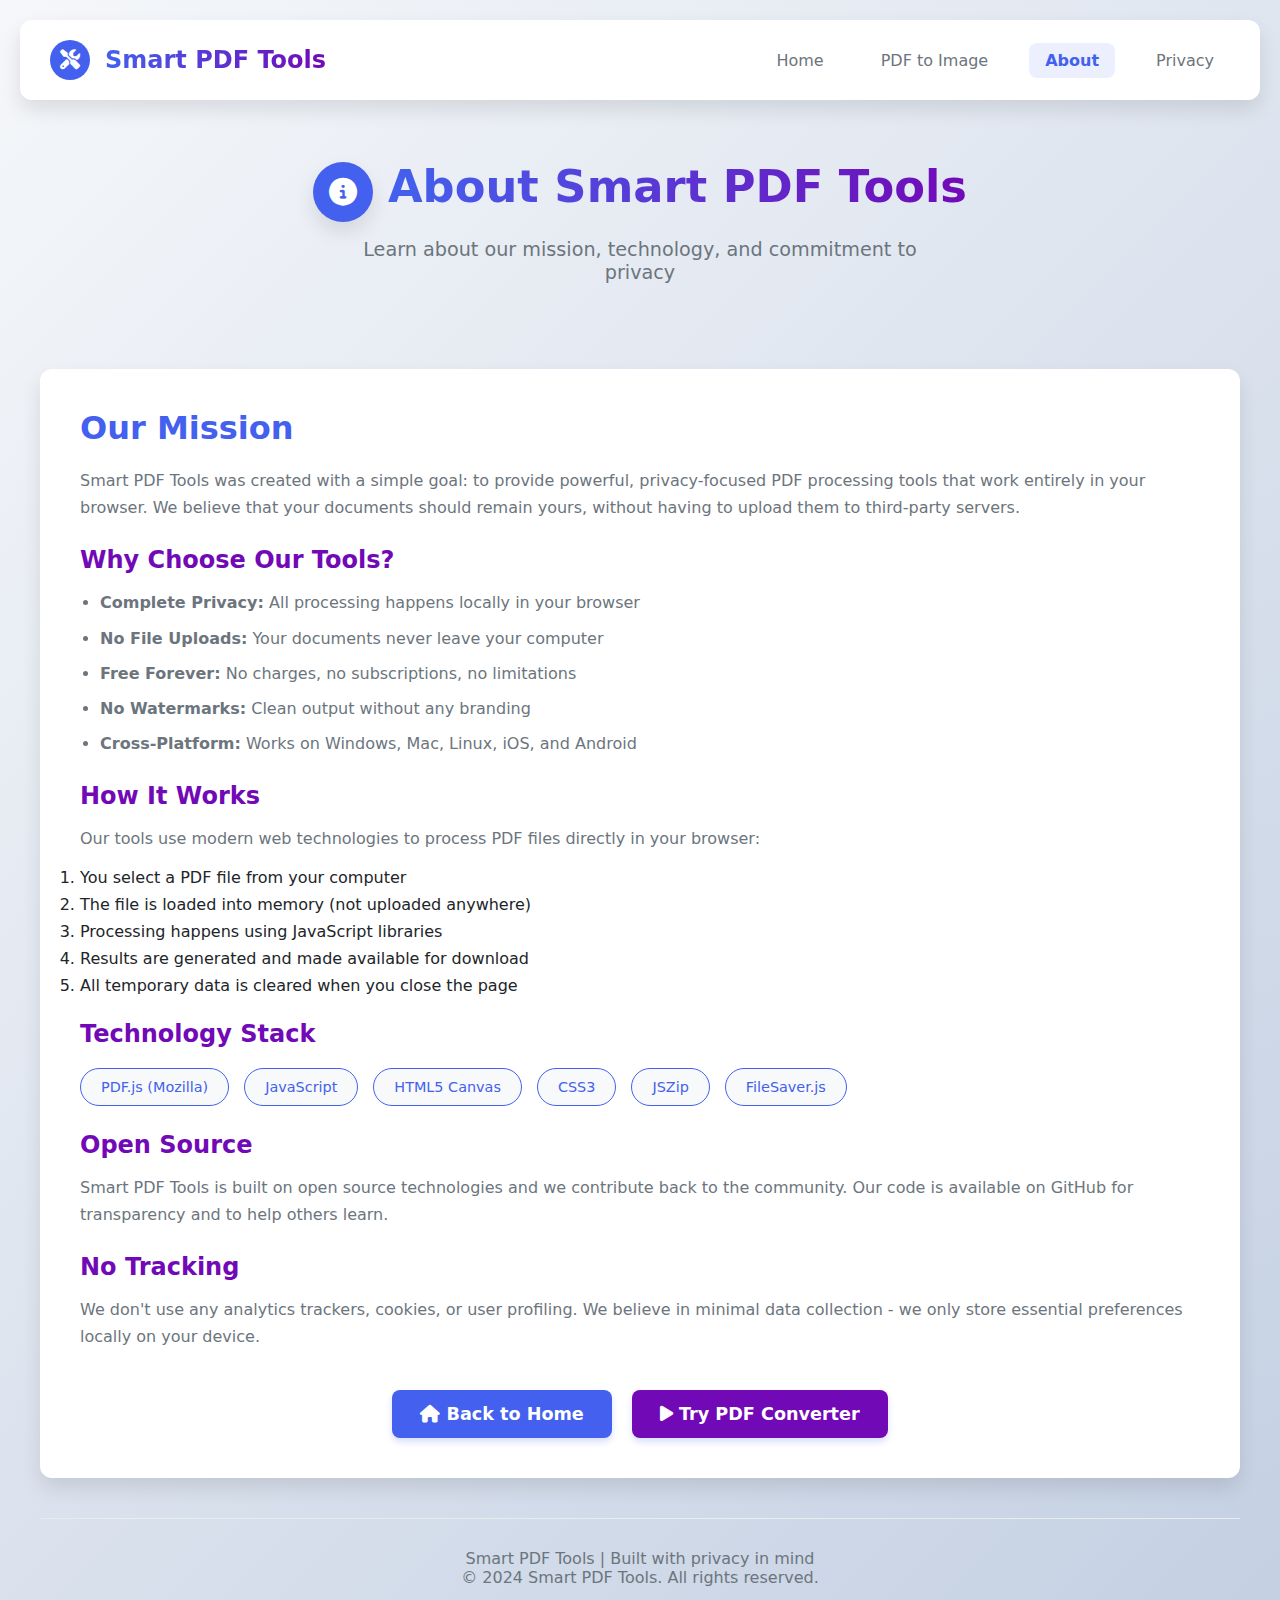
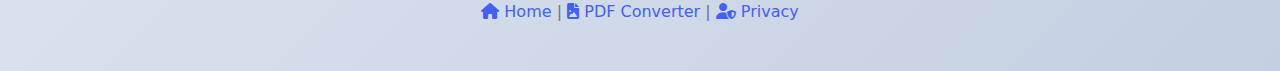
<file: about.html>
<!DOCTYPE html>
<html lang="en">
<head>
    <meta charset="UTF-8">
    <meta name="viewport" content="width=device-width, initial-scale=1.0">
    <title>About Us | Smart PDF Tools</title>
    <link rel="stylesheet" href="https://cdnjs.cloudflare.com/ajax/libs/font-awesome/6.4.0/css/all.min.css">
    <link rel="stylesheet" href="style.css">
    <style>
        .about-content {
            background: white;
            border-radius: var(--border-radius);
            padding: 40px;
            box-shadow: var(--box-shadow);
            margin-bottom: 30px;
        }
        
        .about-content h2 {
            color: var(--primary);
            margin-bottom: 20px;
            font-size: 2rem;
        }
        
        .about-content h3 {
            color: var(--secondary);
            margin: 25px 0 15px;
            font-size: 1.5rem;
        }
        
        .about-content p {
            color: var(--gray);
            line-height: 1.7;
            margin-bottom: 15px;
        }
        
        .about-content ul {
            color: var(--gray);
            line-height: 1.7;
            margin-left: 20px;
            margin-bottom: 20px;
        }
        
        .about-content li {
            margin-bottom: 8px;
        }
        
        .team {
            display: grid;
            grid-template-columns: repeat(auto-fit, minmax(250px, 1fr));
            gap: 25px;
            margin-top: 30px;
        }
        
        .team-member {
            text-align: center;
            background: var(--light);
            padding: 25px;
            border-radius: var(--border-radius);
        }
        
        .member-avatar {
            width: 100px;
            height: 100px;
            background: var(--primary);
            border-radius: 50%;
            margin: 0 auto 20px;
            display: flex;
            align-items: center;
            justify-content: center;
            color: white;
            font-size: 2.5rem;
        }
        
        .tech-stack {
            display: flex;
            flex-wrap: wrap;
            gap: 15px;
            margin-top: 20px;
        }
        
        .tech-item {
            background: var(--light);
            padding: 10px 20px;
            border-radius: 20px;
            font-size: 0.9rem;
            color: var(--primary);
            border: 1px solid var(--primary);
        }
    </style>
</head>
<body>
    <div id="nav-placeholder"></div>

    <div class="container">
        <header class="hero">
            <div class="logo">
                <div class="logo-icon">
                    <i class="fas fa-info-circle"></i>
                </div>
                <h1>About Smart PDF Tools</h1>
            </div>
            <p class="tagline">Learn about our mission, technology, and commitment to privacy</p>
        </header>

        <main>
            <div class="about-content">
                <h2>Our Mission</h2>
                <p>Smart PDF Tools was created with a simple goal: to provide powerful, privacy-focused PDF processing tools that work entirely in your browser. We believe that your documents should remain yours, without having to upload them to third-party servers.</p>
                
                <h3>Why Choose Our Tools?</h3>
                <ul>
                    <li><strong>Complete Privacy:</strong> All processing happens locally in your browser</li>
                    <li><strong>No File Uploads:</strong> Your documents never leave your computer</li>
                    <li><strong>Free Forever:</strong> No charges, no subscriptions, no limitations</li>
                    <li><strong>No Watermarks:</strong> Clean output without any branding</li>
                    <li><strong>Cross-Platform:</strong> Works on Windows, Mac, Linux, iOS, and Android</li>
                </ul>
                
                <h3>How It Works</h3>
                <p>Our tools use modern web technologies to process PDF files directly in your browser:</p>
                <ol>
                    <li>You select a PDF file from your computer</li>
                    <li>The file is loaded into memory (not uploaded anywhere)</li>
                    <li>Processing happens using JavaScript libraries</li>
                    <li>Results are generated and made available for download</li>
                    <li>All temporary data is cleared when you close the page</li>
                </ol>
                
                <h3>Technology Stack</h3>
                <div class="tech-stack">
                    <span class="tech-item">PDF.js (Mozilla)</span>
                    <span class="tech-item">JavaScript</span>
                    <span class="tech-item">HTML5 Canvas</span>
                    <span class="tech-item">CSS3</span>
                    <span class="tech-item">JSZip</span>
                    <span class="tech-item">FileSaver.js</span>
                </div>
                
                <h3>Open Source</h3>
                <p>Smart PDF Tools is built on open source technologies and we contribute back to the community. Our code is available on GitHub for transparency and to help others learn.</p>
                
                <h3>No Tracking</h3>
                <p>We don't use any analytics trackers, cookies, or user profiling. We believe in minimal data collection - we only store essential preferences locally on your device.</p>
                
                <div style="text-align: center; margin-top: 40px;">
                    <a href="index.html" class="btn">
                        <i class="fas fa-home"></i> Back to Home
                    </a>
                    <a href="tools/pdf-converter.html" class="btn btn-secondary" style="margin-left: 15px;">
                        <i class="fas fa-play"></i> Try PDF Converter
                    </a>
                </div>
            </div>
        </main>

        <footer class="footer">
            <p>Smart PDF Tools | Built with privacy in mind</p>
            <p>© 2024 Smart PDF Tools. All rights reserved.</p>
            <p style="margin-top: 15px;">
                <a href="index.html" class="footer-link">
                    <i class="fas fa-home"></i> Home
                </a> 
                | 
                <a href="tools/pdf-converter.html" class="footer-link">
                    <i class="fas fa-file-image"></i> PDF Converter
                </a>
                | 
                <a href="privacy.html" class="footer-link">
                    <i class="fas fa-user-shield"></i> Privacy
                </a>
            </p>
        </footer>
    </div>

    <script>
        // Load navigation
        fetch('components/navigation.html')
            .then(response => response.text())
            .then(data => {
                document.getElementById('nav-placeholder').innerHTML = data;
                setActiveNav();
            });
            
        function setActiveNav() {
            const currentPage = window.location.pathname.split('/').pop();
            const navLinks = document.querySelectorAll('.nav-link');
            
            navLinks.forEach(link => {
                const linkPage = link.getAttribute('href');
                if (linkPage === currentPage) {
                    link.classList.add('active');
                }
            });
        }
    </script>
</body>
</html>
</file>
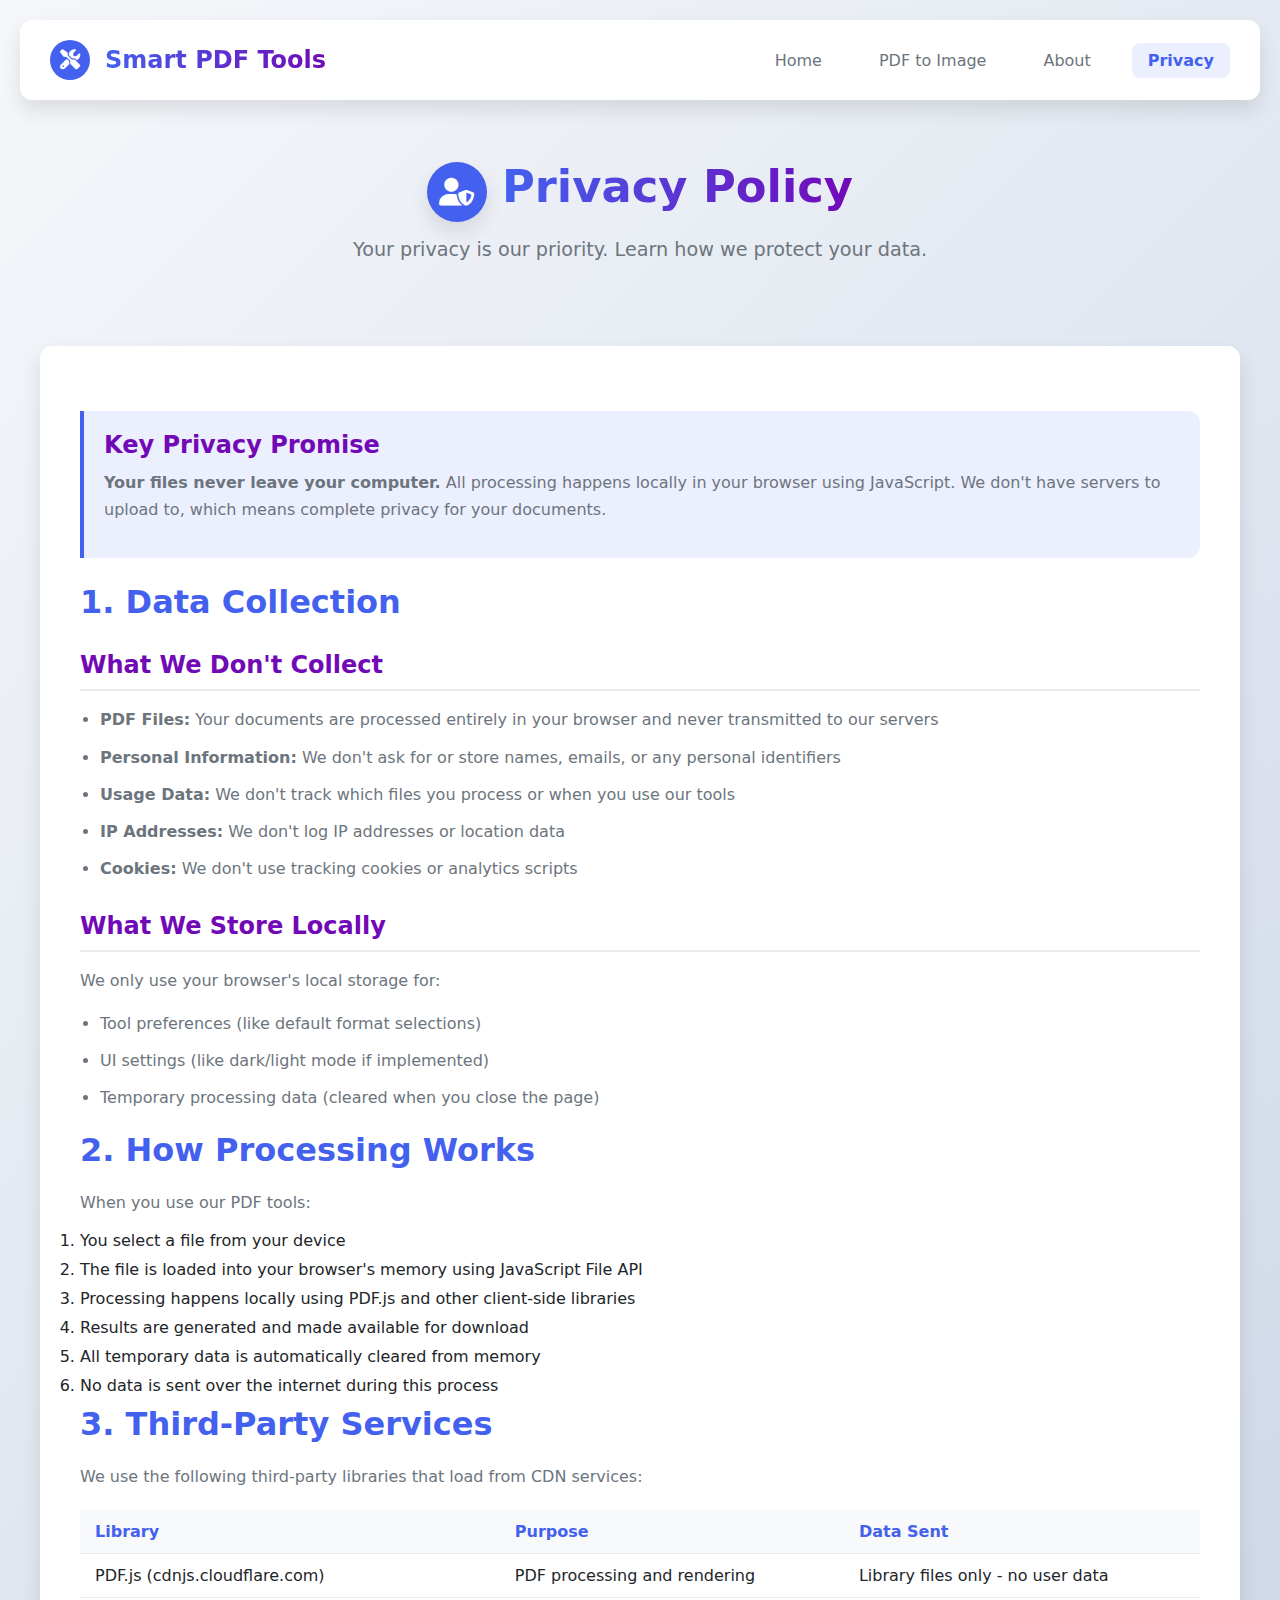
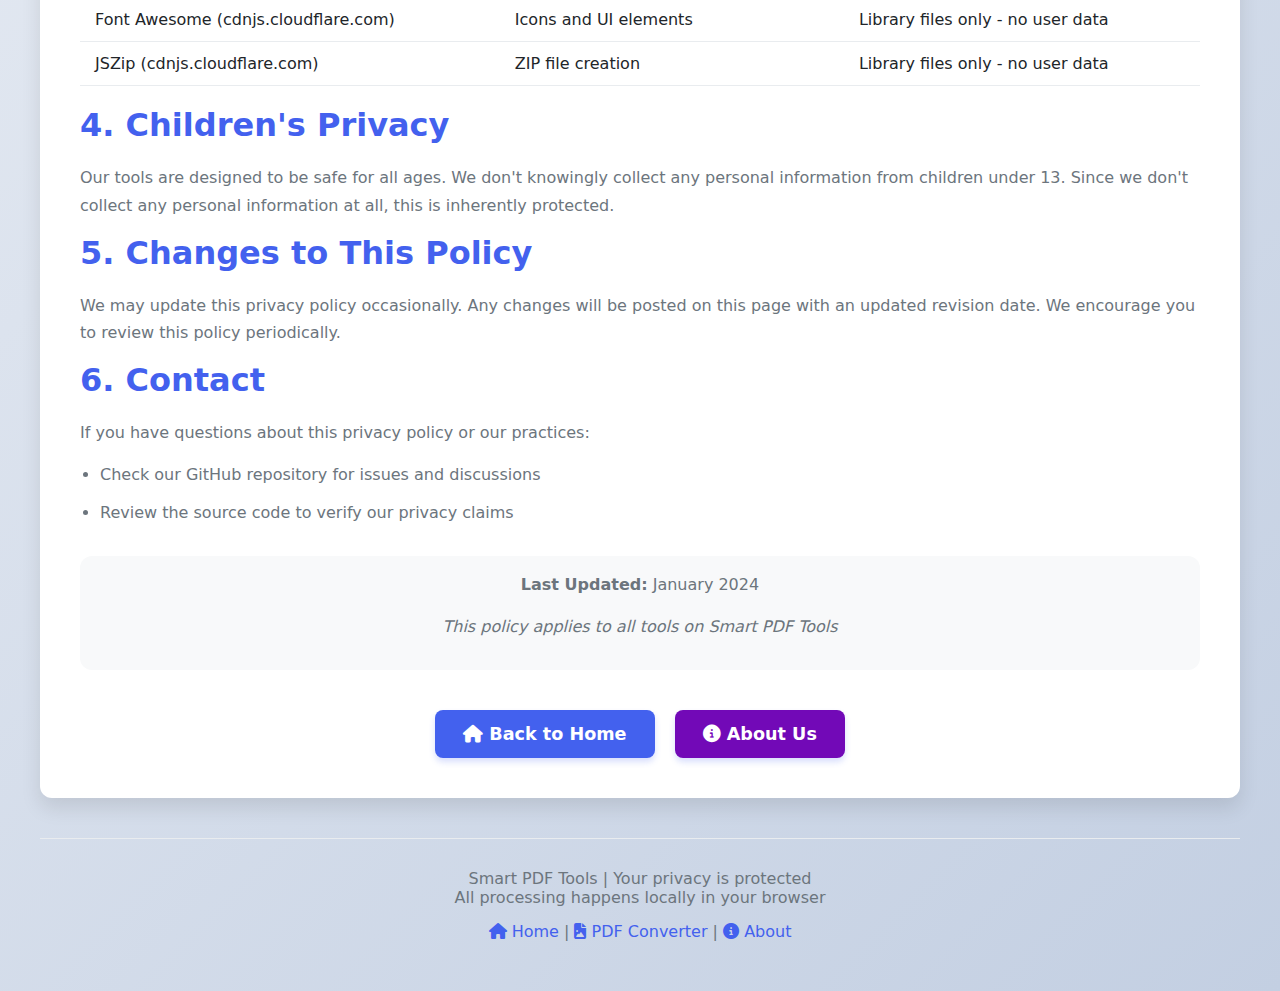
<file: privacy.html>
<!DOCTYPE html>
<html lang="en">
<head>
    <meta charset="UTF-8">
    <meta name="viewport" content="width=device-width, initial-scale=1.0">
    <title>Privacy Policy | Smart PDF Tools</title>
    <link rel="stylesheet" href="https://cdnjs.cloudflare.com/ajax/libs/font-awesome/6.4.0/css/all.min.css">
    <link rel="stylesheet" href="style.css">
    <style>
        .privacy-content {
            background: white;
            border-radius: var(--border-radius);
            padding: 40px;
            box-shadow: var(--box-shadow);
            margin-bottom: 30px;
        }
        
        .privacy-content h2 {
            color: var(--primary);
            margin-bottom: 20px;
            font-size: 2rem;
        }
        
        .privacy-content h3 {
            color: var(--secondary);
            margin: 30px 0 15px;
            font-size: 1.5rem;
            padding-bottom: 10px;
            border-bottom: 2px solid var(--light-gray);
        }
        
        .privacy-content p {
            color: var(--gray);
            line-height: 1.7;
            margin-bottom: 15px;
        }
        
        .privacy-content ul {
            color: var(--gray);
            line-height: 1.7;
            margin-left: 20px;
            margin-bottom: 20px;
        }
        
        .privacy-content li {
            margin-bottom: 10px;
        }
        
        .privacy-highlight {
            background: rgba(67, 97, 238, 0.1);
            border-left: 4px solid var(--primary);
            padding: 20px;
            margin: 25px 0;
            border-radius: 0 var(--border-radius) var(--border-radius) 0;
        }
        
        .privacy-table {
            width: 100%;
            border-collapse: collapse;
            margin: 20px 0;
        }
        
        .privacy-table th,
        .privacy-table td {
            padding: 12px 15px;
            text-align: left;
            border-bottom: 1px solid var(--light-gray);
        }
        
        .privacy-table th {
            background: var(--light);
            color: var(--primary);
            font-weight: 600;
        }
        
        .update-date {
            background: var(--light);
            padding: 15px;
            border-radius: var(--border-radius);
            text-align: center;
            margin-top: 30px;
            color: var(--gray);
        }
    </style>
</head>
<body>
    <div id="nav-placeholder"></div>

    <div class="container">
        <header class="hero">
            <div class="logo">
                <div class="logo-icon">
                    <i class="fas fa-user-shield"></i>
                </div>
                <h1>Privacy Policy</h1>
            </div>
            <p class="tagline">Your privacy is our priority. Learn how we protect your data.</p>
        </header>

        <main>
            <div class="privacy-content">
                <div class="privacy-highlight">
                    <h3 style="border: none; padding: 0; margin: 0 0 10px 0;">Key Privacy Promise</h3>
                    <p><strong>Your files never leave your computer.</strong> All processing happens locally in your browser using JavaScript. We don't have servers to upload to, which means complete privacy for your documents.</p>
                </div>
                
                <h2>1. Data Collection</h2>
                <h3>What We Don't Collect</h3>
                <ul>
                    <li><strong>PDF Files:</strong> Your documents are processed entirely in your browser and never transmitted to our servers</li>
                    <li><strong>Personal Information:</strong> We don't ask for or store names, emails, or any personal identifiers</li>
                    <li><strong>Usage Data:</strong> We don't track which files you process or when you use our tools</li>
                    <li><strong>IP Addresses:</strong> We don't log IP addresses or location data</li>
                    <li><strong>Cookies:</strong> We don't use tracking cookies or analytics scripts</li>
                </ul>
                
                <h3>What We Store Locally</h3>
                <p>We only use your browser's local storage for:</p>
                <ul>
                    <li>Tool preferences (like default format selections)</li>
                    <li>UI settings (like dark/light mode if implemented)</li>
                    <li>Temporary processing data (cleared when you close the page)</li>
                </ul>
                
                <h2>2. How Processing Works</h2>
                <p>When you use our PDF tools:</p>
                <ol>
                    <li>You select a file from your device</li>
                    <li>The file is loaded into your browser's memory using JavaScript File API</li>
                    <li>Processing happens locally using PDF.js and other client-side libraries</li>
                    <li>Results are generated and made available for download</li>
                    <li>All temporary data is automatically cleared from memory</li>
                    <li>No data is sent over the internet during this process</li>
                </ol>
                
                <h2>3. Third-Party Services</h2>
                <p>We use the following third-party libraries that load from CDN services:</p>
                <table class="privacy-table">
                    <thead>
                        <tr>
                            <th>Library</th>
                            <th>Purpose</th>
                            <th>Data Sent</th>
                        </tr>
                    </thead>
                    <tbody>
                        <tr>
                            <td>PDF.js (cdnjs.cloudflare.com)</td>
                            <td>PDF processing and rendering</td>
                            <td>Library files only - no user data</td>
                        </tr>
                        <tr>
                            <td>Font Awesome (cdnjs.cloudflare.com)</td>
                            <td>Icons and UI elements</td>
                            <td>Library files only - no user data</td>
                        </tr>
                        <tr>
                            <td>JSZip (cdnjs.cloudflare.com)</td>
                            <td>ZIP file creation</td>
                            <td>Library files only - no user data</td>
                        </tr>
                    </tbody>
                </table>
                
                <h2>4. Children's Privacy</h2>
                <p>Our tools are designed to be safe for all ages. We don't knowingly collect any personal information from children under 13. Since we don't collect any personal information at all, this is inherently protected.</p>
                
                <h2>5. Changes to This Policy</h2>
                <p>We may update this privacy policy occasionally. Any changes will be posted on this page with an updated revision date. We encourage you to review this policy periodically.</p>
                
                <h2>6. Contact</h2>
                <p>If you have questions about this privacy policy or our practices:</p>
                <ul>
                    <li>Check our GitHub repository for issues and discussions</li>
                    <li>Review the source code to verify our privacy claims</li>
                </ul>
                
                <div class="update-date">
                    <p><strong>Last Updated:</strong> January 2024</p>
                    <p><em>This policy applies to all tools on Smart PDF Tools</em></p>
                </div>
                
                <div style="text-align: center; margin-top: 40px;">
                    <a href="index.html" class="btn">
                        <i class="fas fa-home"></i> Back to Home
                    </a>
                    <a href="about.html" class="btn btn-secondary" style="margin-left: 15px;">
                        <i class="fas fa-info-circle"></i> About Us
                    </a>
                </div>
            </div>
        </main>

        <footer class="footer">
            <p>Smart PDF Tools | Your privacy is protected</p>
            <p>All processing happens locally in your browser</p>
            <p style="margin-top: 15px;">
                <a href="index.html" class="footer-link">
                    <i class="fas fa-home"></i> Home
                </a> 
                | 
                <a href="tools/pdf-converter.html" class="footer-link">
                    <i class="fas fa-file-image"></i> PDF Converter
                </a>
                | 
                <a href="about.html" class="footer-link">
                    <i class="fas fa-info-circle"></i> About
                </a>
            </p>
        </footer>
    </div>

    <script>
        // Load navigation
        fetch('components/navigation.html')
            .then(response => response.text())
            .then(data => {
                document.getElementById('nav-placeholder').innerHTML = data;
                setActiveNav();
            });
            
        function setActiveNav() {
            const currentPage = window.location.pathname.split('/').pop();
            const navLinks = document.querySelectorAll('.nav-link');
            
            navLinks.forEach(link => {
                const linkPage = link.getAttribute('href');
                if (linkPage === currentPage) {
                    link.classList.add('active');
                }
            });
        }
    </script>
</body>
</html>
</file>
<file: style.css>
:root {
    --primary: #4361ee;
    --primary-dark: #3a56d4;
    --secondary: #7209b7;
    --light: #f8f9fa;
    --dark: #212529;
    --success: #4cc9f0;
    --warning: #f72585;
    --gray: #6c757d;
    --light-gray: #e9ecef;
    --border-radius: 12px;
    --box-shadow: 0 10px 20px rgba(0,0,0,0.1);
    --transition: all 0.3s ease;
}

* {
    margin: 0;
    padding: 0;
    box-sizing: border-box;
    font-family: 'Segoe UI', system-ui, sans-serif;
}

body {
    background: linear-gradient(135deg, #f5f7fa 0%, #c3cfe2 100%);
    min-height: 100vh;
    color: var(--dark);
    padding: 20px;
}

.container {
    max-width: 1200px;
    margin: 0 auto;
}

/* Navigation */
.navbar {
    background: white;
    border-radius: var(--border-radius);
    box-shadow: var(--box-shadow);
    padding: 20px 30px;
    margin-bottom: 30px;
    display: flex;
    justify-content: space-between;
    align-items: center;
    flex-wrap: wrap;
}

.nav-brand {
    display: flex;
    align-items: center;
    gap: 15px;
    text-decoration: none;
    color: var(--dark);
}

.nav-brand-icon {
    background: var(--primary);
    width: 40px;
    height: 40px;
    border-radius: 50%;
    display: flex;
    align-items: center;
    justify-content: center;
    color: white;
    font-size: 20px;
}

.nav-brand h2 {
    font-size: 1.5rem;
    background: linear-gradient(to right, var(--primary), var(--secondary));
    -webkit-background-clip: text;
    background-clip: text;
    color: transparent;
}

.nav-links {
    display: flex;
    gap: 25px;
    list-style: none;
}

.nav-link {
    text-decoration: none;
    color: var(--gray);
    font-weight: 500;
    padding: 8px 16px;
    border-radius: 8px;
    transition: var(--transition);
}

.nav-link:hover {
    color: var(--primary);
    background: rgba(67, 97, 238, 0.1);
}

.nav-link.active {
    color: var(--primary);
    background: rgba(67, 97, 238, 0.1);
    font-weight: 600;
}

/* Hero Section */
.hero {
    text-align: center;
    padding: 30px 20px;
    margin-bottom: 30px;
}

.logo {
    display: flex;
    align-items: center;
    justify-content: center;
    gap: 15px;
    margin-bottom: 15px;
}

.logo-icon {
    background: var(--primary);
    width: 60px;
    height: 60px;
    border-radius: 50%;
    display: flex;
    align-items: center;
    justify-content: center;
    color: white;
    font-size: 28px;
    box-shadow: var(--box-shadow);
}

h1 {
    font-size: 2.8rem;
    background: linear-gradient(to right, var(--primary), var(--secondary));
    -webkit-background-clip: text;
    background-clip: text;
    color: transparent;
    margin-bottom: 10px;
}

.tagline {
    font-size: 1.2rem;
    color: var(--gray);
    max-width: 600px;
    margin: 0 auto 25px;
}

/* Cards */
.app-card {
    background: white;
    border-radius: var(--border-radius);
    box-shadow: var(--box-shadow);
    overflow: hidden;
    margin-bottom: 30px;
}

.card-header {
    background: linear-gradient(to right, var(--primary), var(--secondary));
    color: white;
    padding: 25px;
    text-align: center;
}

.card-header h2 {
    font-size: 1.8rem;
    margin-bottom: 10px;
}

.card-body {
    padding: 30px;
}

/* Tools Grid */
.tools-grid {
    display: grid;
    grid-template-columns: repeat(auto-fill, minmax(280px, 1fr));
    gap: 25px;
    margin-top: 20px;
}

.tool-card {
    background: var(--light);
    border-radius: var(--border-radius);
    padding: 25px;
    text-decoration: none;
    color: var(--dark);
    transition: var(--transition);
    position: relative;
    border: 2px solid transparent;
}

.tool-card:hover {
    transform: translateY(-5px);
    box-shadow: var(--box-shadow);
    border-color: var(--primary);
}

.tool-card.coming-soon {
    opacity: 0.7;
    cursor: not-allowed;
}

.tool-icon {
    width: 60px;
    height: 60px;
    background: var(--primary);
    border-radius: 50%;
    display: flex;
    align-items: center;
    justify-content: center;
    color: white;
    font-size: 24px;
    margin-bottom: 20px;
}

.tool-card h3 {
    margin-bottom: 10px;
    color: var(--dark);
}

.tool-card p {
    color: var(--gray);
    line-height: 1.6;
}

.tool-badge {
    position: absolute;
    top: 15px;
    right: 15px;
    background: var(--success);
    color: white;
    padding: 5px 10px;
    border-radius: 20px;
    font-size: 0.8rem;
    font-weight: 600;
}

/* Buttons */
.btn {
    display: inline-block;
    background: var(--primary);
    color: white;
    border: none;
    padding: 14px 28px;
    border-radius: 8px;
    font-size: 1.1rem;
    font-weight: 600;
    cursor: pointer;
    transition: var(--transition);
    text-align: center;
    text-decoration: none;
    box-shadow: 0 4px 6px rgba(67, 97, 238, 0.2);
}

.btn:hover {
    background: var(--primary-dark);
    transform: translateY(-2px);
    box-shadow: 0 6px 12px rgba(67, 97, 238, 0.3);
}

.btn-secondary {
    background: var(--secondary);
}

.btn-secondary:hover {
    background: #5e08a0;
}

.btn-success {
    background: var(--success);
}

.btn-warning {
    background: var(--warning);
}

/* Features */
.features {
    display: grid;
    grid-template-columns: repeat(auto-fit, minmax(280px, 1fr));
    gap: 25px;
    margin-top: 40px;
}

.feature-card {
    background: white;
    padding: 25px;
    border-radius: var(--border-radius);
    box-shadow: 0 5px 15px rgba(0,0,0,0.05);
    text-align: center;
    transition: var(--transition);
}

.feature-card:hover {
    transform: translateY(-5px);
    box-shadow: 0 10px 20px rgba(0,0,0,0.1);
}

.feature-icon {
    font-size: 2.5rem;
    color: var(--primary);
    margin-bottom: 20px;
}

.feature-card h3 {
    margin-bottom: 15px;
    color: var(--dark);
}

.feature-card p {
    color: var(--gray);
    line-height: 1.6;
}

/* Footer */
.footer {
    text-align: center;
    padding: 30px 0;
    color: var(--gray);
    margin-top: 40px;
    border-top: 1px solid var(--light-gray);
}

.footer-link {
    color: var(--primary);
    text-decoration: none;
    transition: var(--transition);
}

.footer-link:hover {
    color: var(--secondary);
    text-decoration: underline;
}

/* Utility Classes */
.hidden {
    display: none;
}

/* Responsive */
@media (max-width: 768px) {
    .navbar {
        flex-direction: column;
        gap: 20px;
        text-align: center;
    }
    
    .nav-links {
        flex-wrap: wrap;
        justify-content: center;
    }
    
    h1 {
        font-size: 2.2rem;
    }
    
    .tools-grid {
        grid-template-columns: 1fr;
    }
    
    .features {
        grid-template-columns: 1fr;
    }
}
</file>
